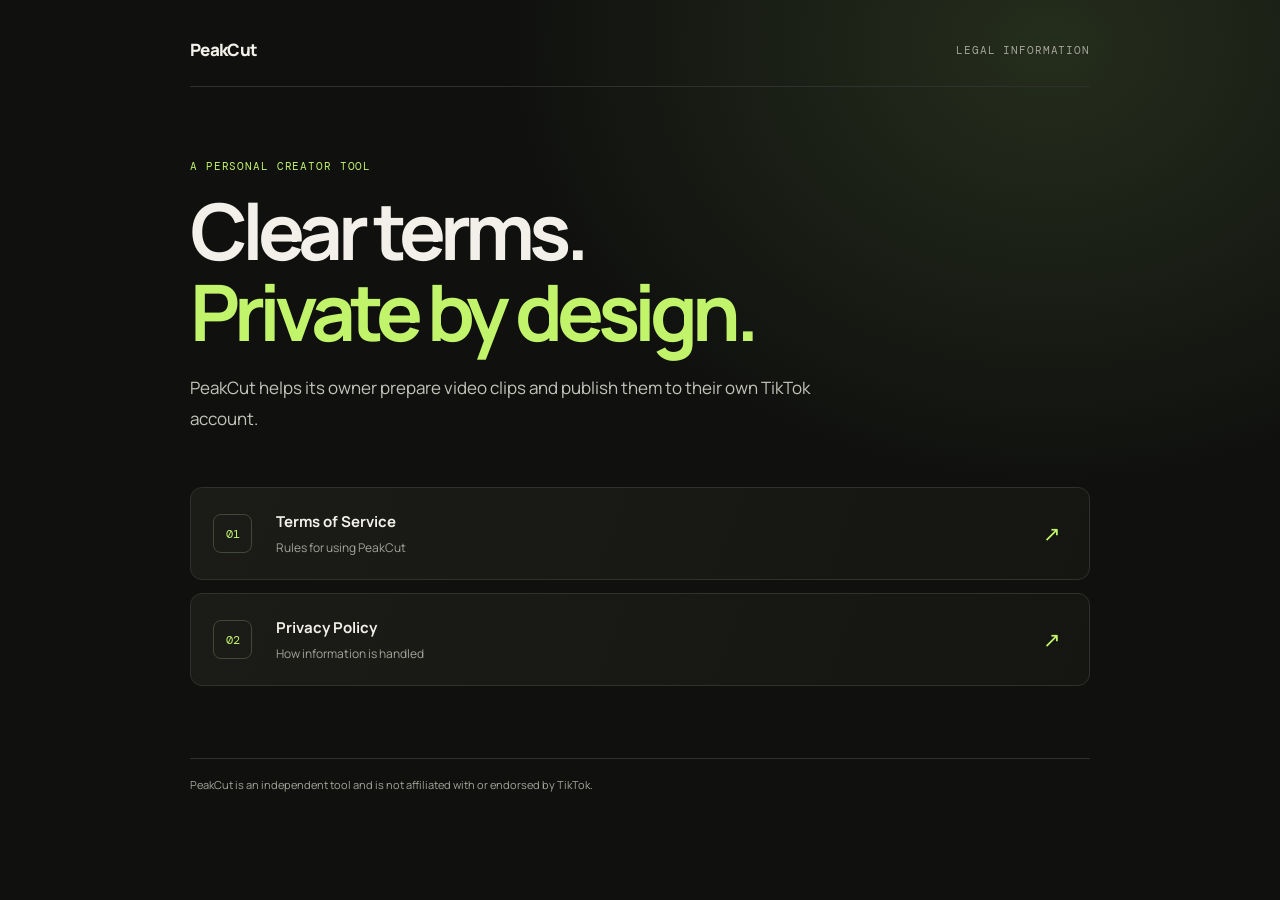
<file: index.html>
<!doctype html>
<html lang="en">
<head>
  <meta charset="utf-8">
  <meta name="viewport" content="width=device-width, initial-scale=1">
  <meta name="description" content="Terms and privacy information for PeakCut.">
  <title>PeakCut — Legal</title>
  <link rel="stylesheet" href="style.css">
</head>
<body>
  <main class="wrap">
    <header class="site-header">
      <a class="brand" href="./">PeakCut</a>
      <span class="tag">Legal information</span>
    </header>
    <section class="intro">
      <p class="eyebrow">A personal creator tool</p>
      <h1>Clear terms.<br><span>Private by design.</span></h1>
      <p>PeakCut helps its owner prepare video clips and publish them to their own TikTok account.</p>
    </section>
    <nav class="cards" aria-label="Legal documents">
      <a class="card" href="terms.html"><span class="card-icon">01</span><span><strong>Terms of Service</strong><small>Rules for using PeakCut</small></span><span class="arrow" aria-hidden="true">↗</span></a>
      <a class="card" href="privacy.html"><span class="card-icon">02</span><span><strong>Privacy Policy</strong><small>How information is handled</small></span><span class="arrow" aria-hidden="true">↗</span></a>
    </nav>
    <footer>PeakCut is an independent tool and is not affiliated with or endorsed by TikTok.</footer>
  </main>
</body>
</html>
</file>
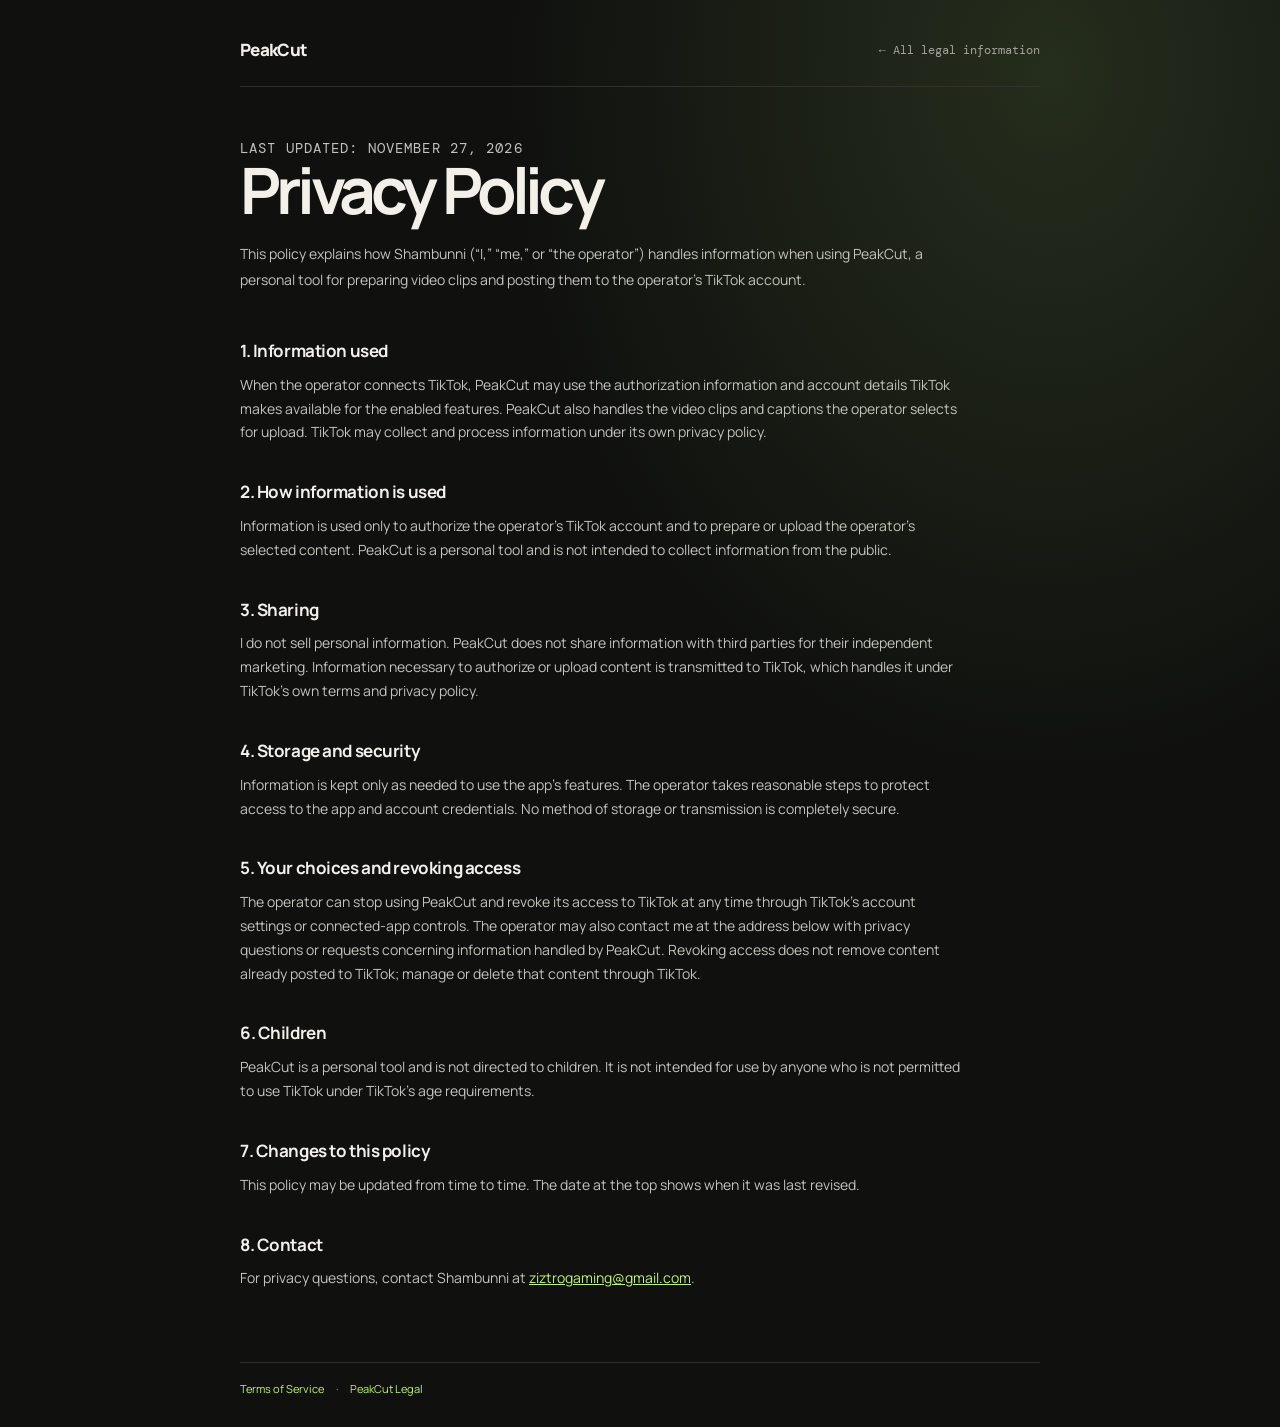
<file: privacy.html>
<!doctype html>
<html lang="en">
<head>
  <meta charset="utf-8">
  <meta name="viewport" content="width=device-width, initial-scale=1">
  <meta name="description" content="Privacy Policy for PeakCut.">
  <title>Privacy Policy — PeakCut</title>
  <link rel="stylesheet" href="style.css">
</head>
<body>
  <main class="wrap document">
    <header class="site-header"><a class="brand" href="./">PeakCut</a><a class="back" href="./">← All legal information</a></header>
    <p class="eyebrow">Last updated: November 27, 2026</p>
    <h1>Privacy Policy</h1>
    <p class="lede">This policy explains how Shambunni (“I,” “me,” or “the operator”) handles information when using PeakCut, a personal tool for preparing video clips and posting them to the operator’s TikTok account.</p>

    <h2>1. Information used</h2>
    <p>When the operator connects TikTok, PeakCut may use the authorization information and account details TikTok makes available for the enabled features. PeakCut also handles the video clips and captions the operator selects for upload. TikTok may collect and process information under its own privacy policy.</p>

    <h2>2. How information is used</h2>
    <p>Information is used only to authorize the operator’s TikTok account and to prepare or upload the operator’s selected content. PeakCut is a personal tool and is not intended to collect information from the public.</p>

    <h2>3. Sharing</h2>
    <p>I do not sell personal information. PeakCut does not share information with third parties for their independent marketing. Information necessary to authorize or upload content is transmitted to TikTok, which handles it under TikTok’s own terms and privacy policy.</p>

    <h2>4. Storage and security</h2>
    <p>Information is kept only as needed to use the app’s features. The operator takes reasonable steps to protect access to the app and account credentials. No method of storage or transmission is completely secure.</p>

    <h2>5. Your choices and revoking access</h2>
    <p>The operator can stop using PeakCut and revoke its access to TikTok at any time through TikTok’s account settings or connected-app controls. The operator may also contact me at the address below with privacy questions or requests concerning information handled by PeakCut. Revoking access does not remove content already posted to TikTok; manage or delete that content through TikTok.</p>

    <h2>6. Children</h2>
    <p>PeakCut is a personal tool and is not directed to children. It is not intended for use by anyone who is not permitted to use TikTok under TikTok’s age requirements.</p>

    <h2>7. Changes to this policy</h2>
    <p>This policy may be updated from time to time. The date at the top shows when it was last revised.</p>

    <h2>8. Contact</h2>
    <p>For privacy questions, contact Shambunni at <a href="mailto:ziztrogaming@gmail.com">ziztrogaming@gmail.com</a>.</p>
    <footer><a href="terms.html">Terms of Service</a><span>·</span><a href="./">PeakCut Legal</a></footer>
  </main>
</body>
</html>
</file>
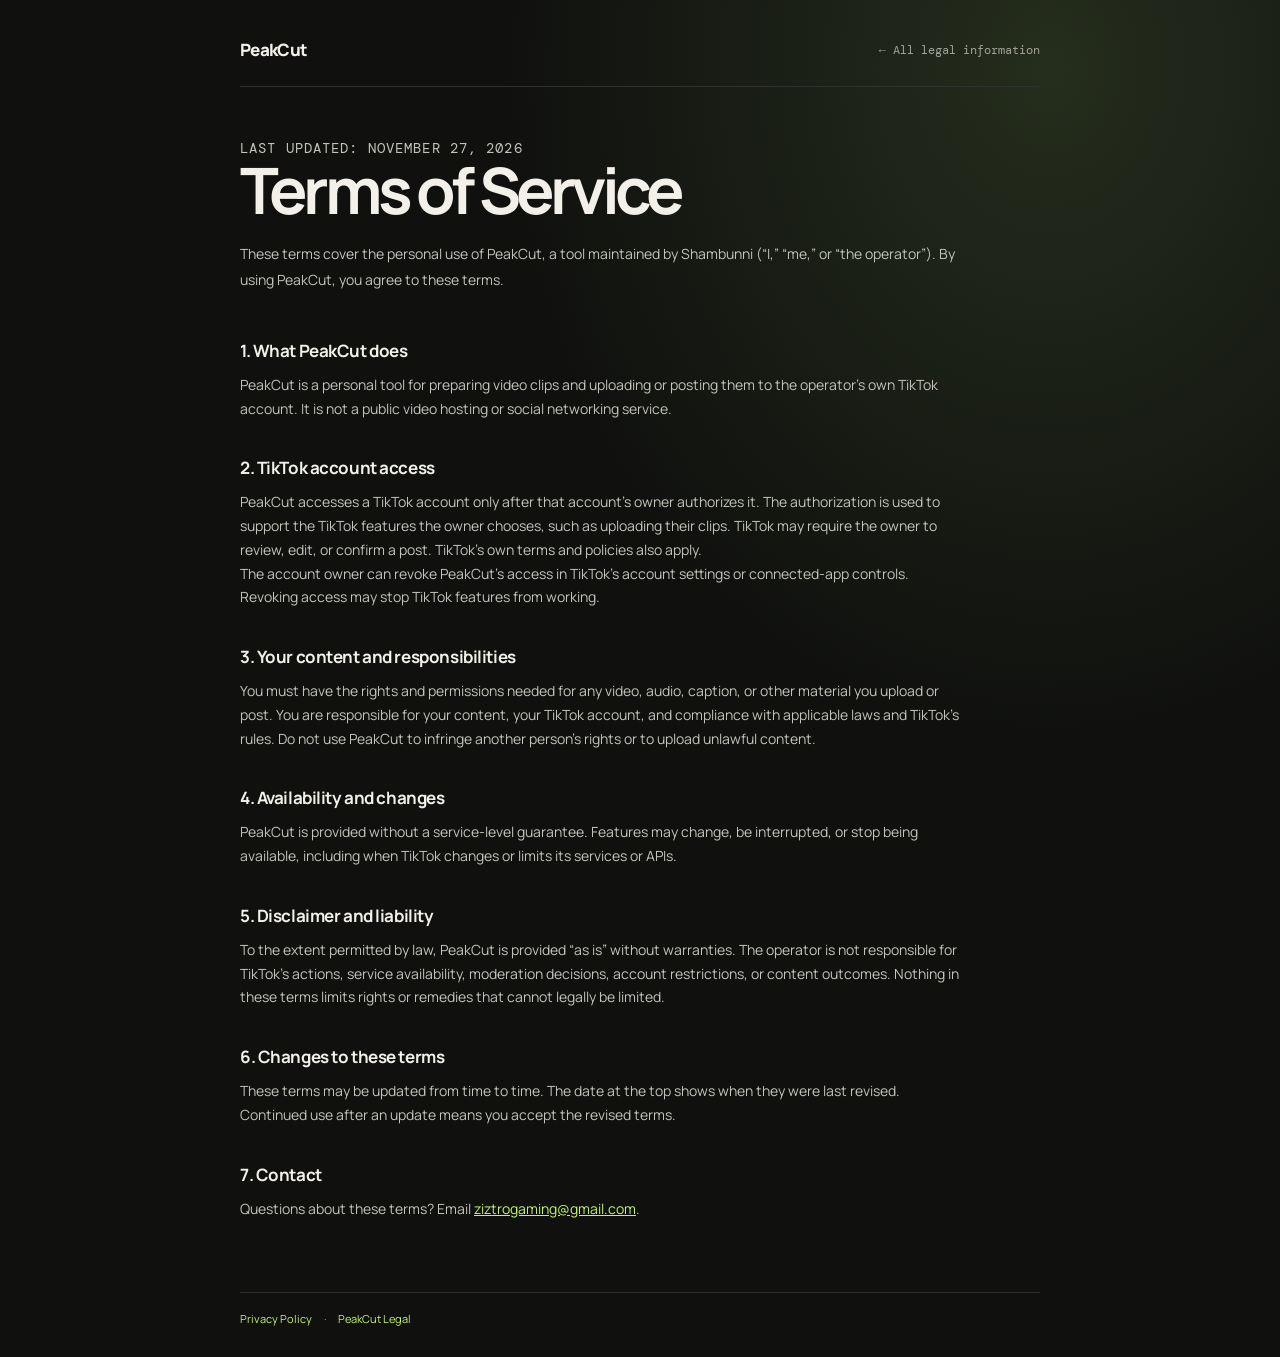
<file: terms.html>
<!doctype html>
<html lang="en">
<head>
  <meta charset="utf-8">
  <meta name="viewport" content="width=device-width, initial-scale=1">
  <meta name="description" content="Terms of Service for PeakCut.">
  <title>Terms of Service — PeakCut</title>
  <link rel="stylesheet" href="style.css">
</head>
<body>
  <main class="wrap document">
    <header class="site-header"><a class="brand" href="./">PeakCut</a><a class="back" href="./">← All legal information</a></header>
    <p class="eyebrow">Last updated: November 27, 2026</p>
    <h1>Terms of Service</h1>
    <p class="lede">These terms cover the personal use of PeakCut, a tool maintained by Shambunni (“I,” “me,” or “the operator”). By using PeakCut, you agree to these terms.</p>

    <h2>1. What PeakCut does</h2>
    <p>PeakCut is a personal tool for preparing video clips and uploading or posting them to the operator’s own TikTok account. It is not a public video hosting or social networking service.</p>

    <h2>2. TikTok account access</h2>
    <p>PeakCut accesses a TikTok account only after that account’s owner authorizes it. The authorization is used to support the TikTok features the owner chooses, such as uploading their clips. TikTok may require the owner to review, edit, or confirm a post. TikTok’s own terms and policies also apply.</p>
    <p>The account owner can revoke PeakCut’s access in TikTok’s account settings or connected-app controls. Revoking access may stop TikTok features from working.</p>

    <h2>3. Your content and responsibilities</h2>
    <p>You must have the rights and permissions needed for any video, audio, caption, or other material you upload or post. You are responsible for your content, your TikTok account, and compliance with applicable laws and TikTok’s rules. Do not use PeakCut to infringe another person’s rights or to upload unlawful content.</p>

    <h2>4. Availability and changes</h2>
    <p>PeakCut is provided without a service-level guarantee. Features may change, be interrupted, or stop being available, including when TikTok changes or limits its services or APIs.</p>

    <h2>5. Disclaimer and liability</h2>
    <p>To the extent permitted by law, PeakCut is provided “as is” without warranties. The operator is not responsible for TikTok’s actions, service availability, moderation decisions, account restrictions, or content outcomes. Nothing in these terms limits rights or remedies that cannot legally be limited.</p>

    <h2>6. Changes to these terms</h2>
    <p>These terms may be updated from time to time. The date at the top shows when they were last revised. Continued use after an update means you accept the revised terms.</p>

    <h2>7. Contact</h2>
    <p>Questions about these terms? Email <a href="mailto:ziztrogaming@gmail.com">ziztrogaming@gmail.com</a>.</p>
    <footer><a href="privacy.html">Privacy Policy</a><span>·</span><a href="./">PeakCut Legal</a></footer>
  </main>
</body>
</html>
</file>
<file: style.css>
@import url('https://fonts.googleapis.com/css2?family=DM+Mono:wght@400;500&family=Manrope:wght@400;500;600;700;800&display=swap');
:root{color-scheme:dark;--bg:#10110f;--panel:#191a17;--line:#30312c;--text:#f2f0e9;--muted:#a4a49b;--accent:#c1f36b;--mono:'DM Mono',monospace;--sans:'Manrope',system-ui,sans-serif}
*{box-sizing:border-box}
body{margin:0;background:radial-gradient(ellipse at 82% 5%,#252d1c 0,transparent 34rem),var(--bg);color:var(--text);font-family:var(--sans);line-height:1.7;min-height:100vh}
.wrap{width:min(900px,calc(100% - 40px));margin:0 auto;padding:36px 0 28px}
.site-header{display:flex;align-items:center;justify-content:space-between;border-bottom:1px solid var(--line);padding-bottom:21px;margin-bottom:72px}
.brand{font-size:17px;font-weight:800;letter-spacing:-.04em;color:var(--text);text-decoration:none}
.tag,.back,.eyebrow{font:11px var(--mono);letter-spacing:.08em;text-transform:uppercase;color:var(--muted)}
.back{text-decoration:none;letter-spacing:0;text-transform:none;font-size:12px}.back:hover,footer a:hover{color:var(--accent)}
.intro{max-width:670px;margin-bottom:53px}.eyebrow{color:var(--accent);margin:0 0 17px}
h1{font-size:clamp(43px,8vw,78px);line-height:1.04;letter-spacing:-.075em;margin:0 0 21px;font-weight:700}
h1 span{color:var(--accent)}.intro>p:last-child,.lede{font-size:17px;max-width:680px;color:#c4c3bb;line-height:1.8}
.cards{display:grid;gap:13px}.card{display:grid;grid-template-columns:46px 1fr 24px;align-items:center;gap:17px;padding:21px 22px;background:linear-gradient(110deg,#1b1c18,#151612);border:1px solid var(--line);border-radius:12px;color:var(--text);text-decoration:none;transition:border-color .18s,transform .18s}.card:hover{border-color:#76864f;transform:translateY(-2px)}
.card-icon{font:12px var(--mono);color:var(--accent);border:1px solid #404837;width:39px;height:39px;display:grid;place-items:center;border-radius:8px}.card strong,.card small{display:block}.card strong{font-size:15px}.card small{font-size:12px;color:var(--muted);margin-top:3px}.arrow{font-size:21px;color:var(--accent)}
footer{border-top:1px solid var(--line);margin-top:72px;padding-top:17px;display:flex;gap:12px;align-items:center;color:var(--muted);font-size:11px}footer a{color:var(--muted);text-decoration:none}
.document{max-width:800px}.document .site-header{margin-bottom:52px}.document h1{font-size:clamp(42px,7vw,64px);margin-bottom:18px}.document .lede{margin:0 0 45px}.document h2{font-size:17px;letter-spacing:-.025em;margin:34px 0 7px}.document p{color:#c4c3bb;font-size:14px;margin:0;max-width:720px}.document a:not(.brand):not(.back){color:var(--accent)}
@media(max-width:560px){.wrap{width:calc(100% - 30px);padding-top:23px}.site-header{margin-bottom:54px}.tag{font-size:9px}.card{padding:17px 15px;gap:12px}.intro>p:last-child,.lede{font-size:15px}}
@media(prefers-reduced-motion:reduce){*,*::before,*::after{scroll-behavior:auto!important;transition:none!important}}
</file>
